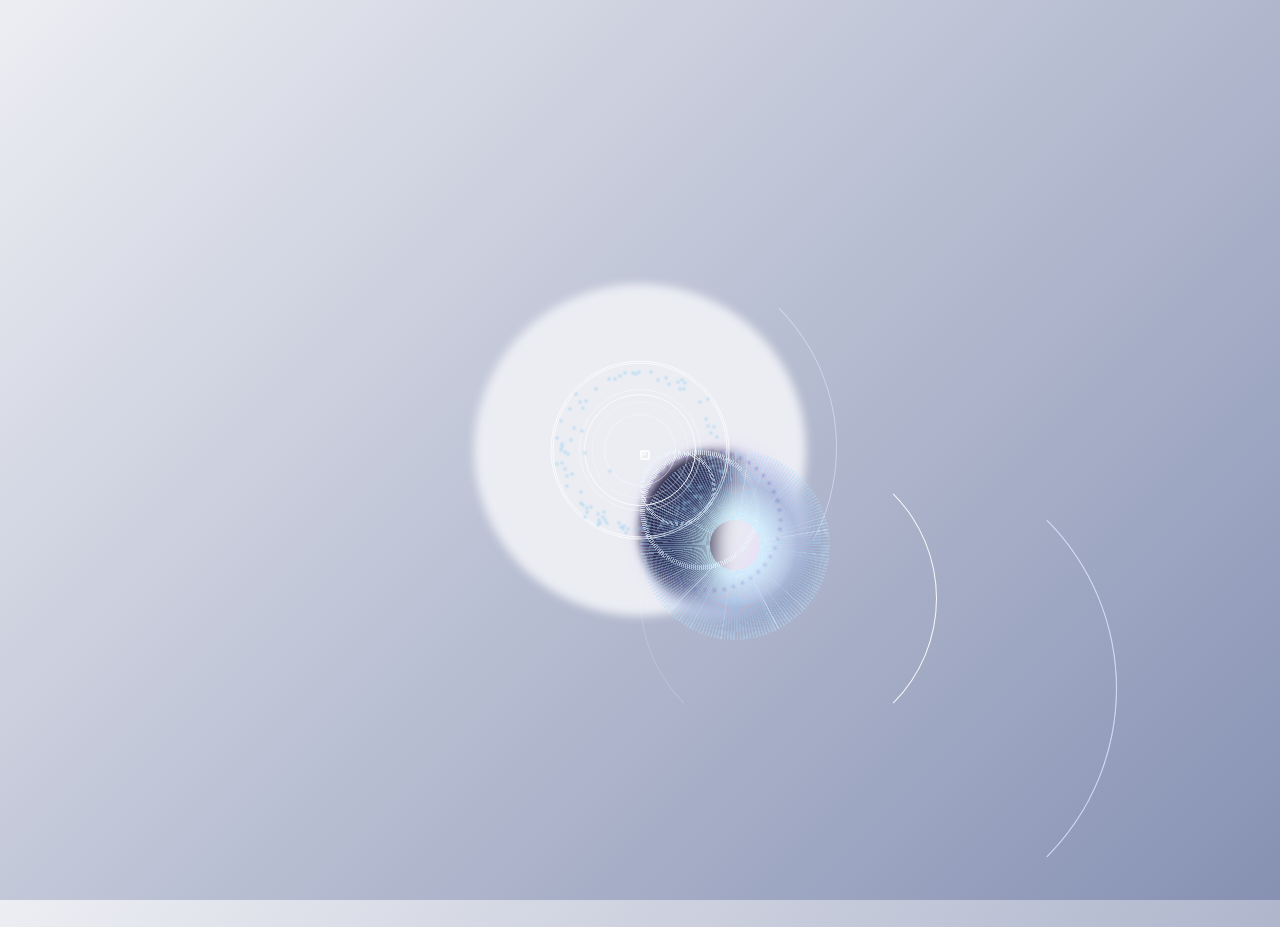
<file: index.html>
<!DOCTYPE html>
<html lang="en" >
<head>
	<meta charset="UTF-8">
	<meta name="viewport" content="width=device-width, initial-scale=1">
	<title>TeaKai</title>
	<link rel="stylesheet" href="./sys/h/style.css">

</head>
<body>

<div class="eye"></div>

<div class="circle-1"></div>
<div class="circle-2"></div>
<div class="circle-3"></div>
<div class="circle-4"></div>
<div class="circle-5"></div>
<div class="circle-6"></div>
<div class="circle-7"></div>
<div class="circle-8"></div>
<div class="circle-9"></div>
<div class="circle-10"></div>
<div class="circle-11"></div>
<div class="circle-12"></div>
<div class="circle-13"></div>
<div class="circle-14"></div>

<div class="glitch"></div>

<div class="fragment-1"></div>
<div class="fragment-2"></div>
<div class="fragment-3"></div>

<svg width="190" height="190" viewBox="0 0 190 190" fill="none" xmlns="http://www.w3.org/2000/svg">
	<defs>
		<clipPath id='bagel1'>
			<path fill-rule="evenodd" clip-rule="evenodd" d="M95 190C147.467 190 190 147.467 190 95C190 42.533 147.467 0 95 0C42.533 0 0 42.533 0 95C0 147.467 42.533 190 95 190ZM95 120C108.807 120 120 108.807 120 95C120 81.1929 108.807 70 95 70C81.1929 70 70 81.1929 70 95C70 108.807 81.1929 120 95 120Z" />
		</clipPath>
		<clipPath id='bagel2'>
			<path fill-rule="evenodd" clip-rule="evenodd" d="M71 142C110.212 142 142 110.212 142 71C142 31.7878 110.212 0 71 0C31.7878 0 0 31.7878 0 71C0 110.212 31.7878 142 71 142ZM71 139C108.555 139 139 108.555 139 71C139 33.4446 108.555 3 71 3C33.4446 3 3 33.4446 3 71C3 108.555 33.4446 139 71 139Z" />
		</clipPath>
		<clipPath id='bagel3'>
			<path fill-rule="evenodd" clip-rule="evenodd" d="M60 120C93.1372 120 120 93.1372 120 60C120 26.8628 93.1372 0 60 0C26.8628 0 0 26.8628 0 60C0 93.1372 26.8628 120 60 120ZM60 115C90.3757 115 115 90.3757 115 60C115 29.6243 90.3757 5 60 5C29.6243 5 5 29.6243 5 60C5 90.3757 29.6243 115 60 115Z" />
		</clipPath>
		<clipPath id='bagel4'>
			<path fill-rule="evenodd" clip-rule="evenodd" d="M38 76C58.9868 76 76 58.9868 76 38C76 17.0132 58.9868 0 38 0C17.0132 0 0 17.0132 0 38C0 58.9868 17.0132 76 38 76ZM38 72C56.7777 72 72 56.7776 72 38C72 19.2224 56.7777 4 38 4C19.2223 4 4 19.2224 4 38C4 56.7776 19.2223 72 38 72Z" />
		</clipPath>
	</defs>
</svg>

<script> setTimeout(function(){ window.location.href = './home/'; }, 3000); </script>

</body>
</html>
</file>
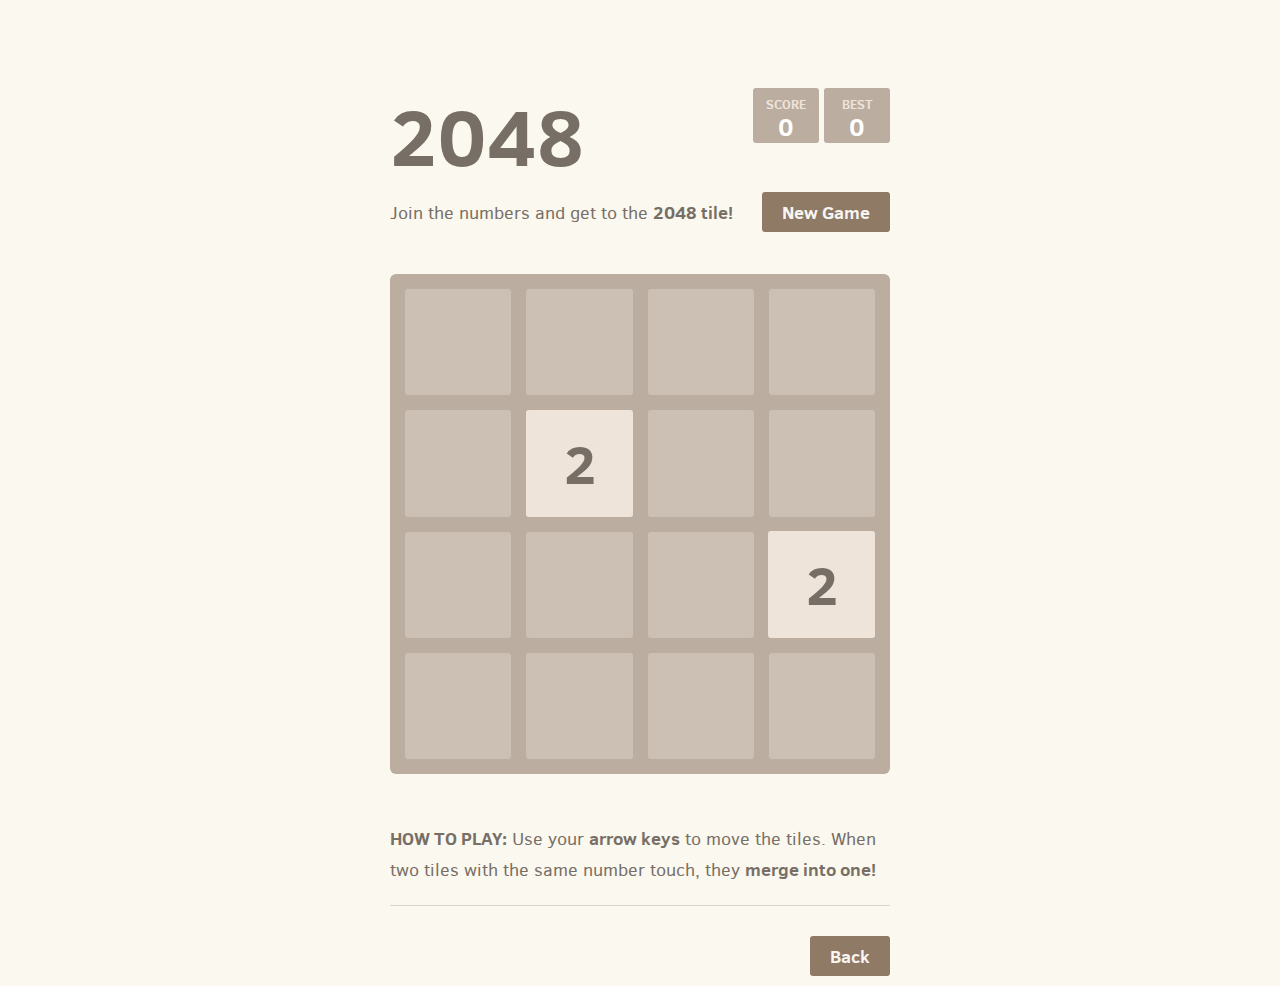
<file: home/egg1/index.html>
<!DOCTYPE html>
<html>
<head>
  <meta charset="utf-8">
  <title>2048</title>
  <link href="style/main.css" rel="stylesheet" type="text/css">
  <link rel="shortcut icon" href="favicon.ico">
  <link rel="apple-touch-icon" href="meta/apple-touch-icon.png">
  <link rel="apple-touch-startup-image" href="meta/apple-touch-startup-image-640x1096.png" media="(device-width: 320px) and (device-height: 568px) and (-webkit-device-pixel-ratio: 2)"> <!-- iPhone 5+ -->
  <link rel="apple-touch-startup-image" href="meta/apple-touch-startup-image-640x920.png"  media="(device-width: 320px) and (device-height: 480px) and (-webkit-device-pixel-ratio: 2)"> <!-- iPhone, retina -->
  <meta name="apple-mobile-web-app-capable" content="yes">
  <meta name="apple-mobile-web-app-status-bar-style" content="black">
  <meta name="HandheldFriendly" content="True">
  <meta name="MobileOptimized" content="320">
  <meta name="viewport" content="width=device-width, target-densitydpi=160dpi, initial-scale=1.0, maximum-scale=1, user-scalable=no, minimal-ui">
</head>
<body>
  <div class="container">
    <div class="heading">
      <h1 class="title">2048</h1>
      <div class="scores-container">
        <div class="score-container">0</div>
        <div class="best-container">0</div>
      </div>
    </div>

    <div class="above-game">
      <p class="game-intro">Join the numbers and get to the <strong>2048 tile!</strong></p>
      <a class="restart-button">New Game</a>
    </div>

    <div class="game-container">
      <div class="game-message">
        <p></p>
        <div class="lower">
	        <a class="keep-playing-button">Keep going</a>
          <a class="retry-button">Try again</a>
        </div>
      </div>

      <div class="grid-container">
        <div class="grid-row">
          <div class="grid-cell"></div>
          <div class="grid-cell"></div>
          <div class="grid-cell"></div>
          <div class="grid-cell"></div>
        </div>
        <div class="grid-row">
          <div class="grid-cell"></div>
          <div class="grid-cell"></div>
          <div class="grid-cell"></div>
          <div class="grid-cell"></div>
        </div>
        <div class="grid-row">
          <div class="grid-cell"></div>
          <div class="grid-cell"></div>
          <div class="grid-cell"></div>
          <div class="grid-cell"></div>
        </div>
        <div class="grid-row">
          <div class="grid-cell"></div>
          <div class="grid-cell"></div>
          <div class="grid-cell"></div>
          <div class="grid-cell"></div>
        </div>
      </div>

      <div class="tile-container">

      </div>
    </div>

    <p class="game-explanation">
      <strong class="important">How to play:</strong> Use your <strong>arrow keys</strong> to move the tiles. When two tiles with the same number touch, they <strong>merge into one!</strong>
    </p>
    <hr>
    <a href="./../" class="restart-button">Back</a>
  </div>

  <script src="js/bind_polyfill.js"></script>
  <script src="js/classlist_polyfill.js"></script>
  <script src="js/animframe_polyfill.js"></script>
  <script src="js/keyboard_input_manager.js"></script>
  <script src="js/html_actuator.js"></script>
  <script src="js/grid.js"></script>
  <script src="js/tile.js"></script>
  <script src="js/local_storage_manager.js"></script>
  <script src="js/game_manager.js"></script>
  <script src="js/application.js"></script>
</body>
</html>
</file>
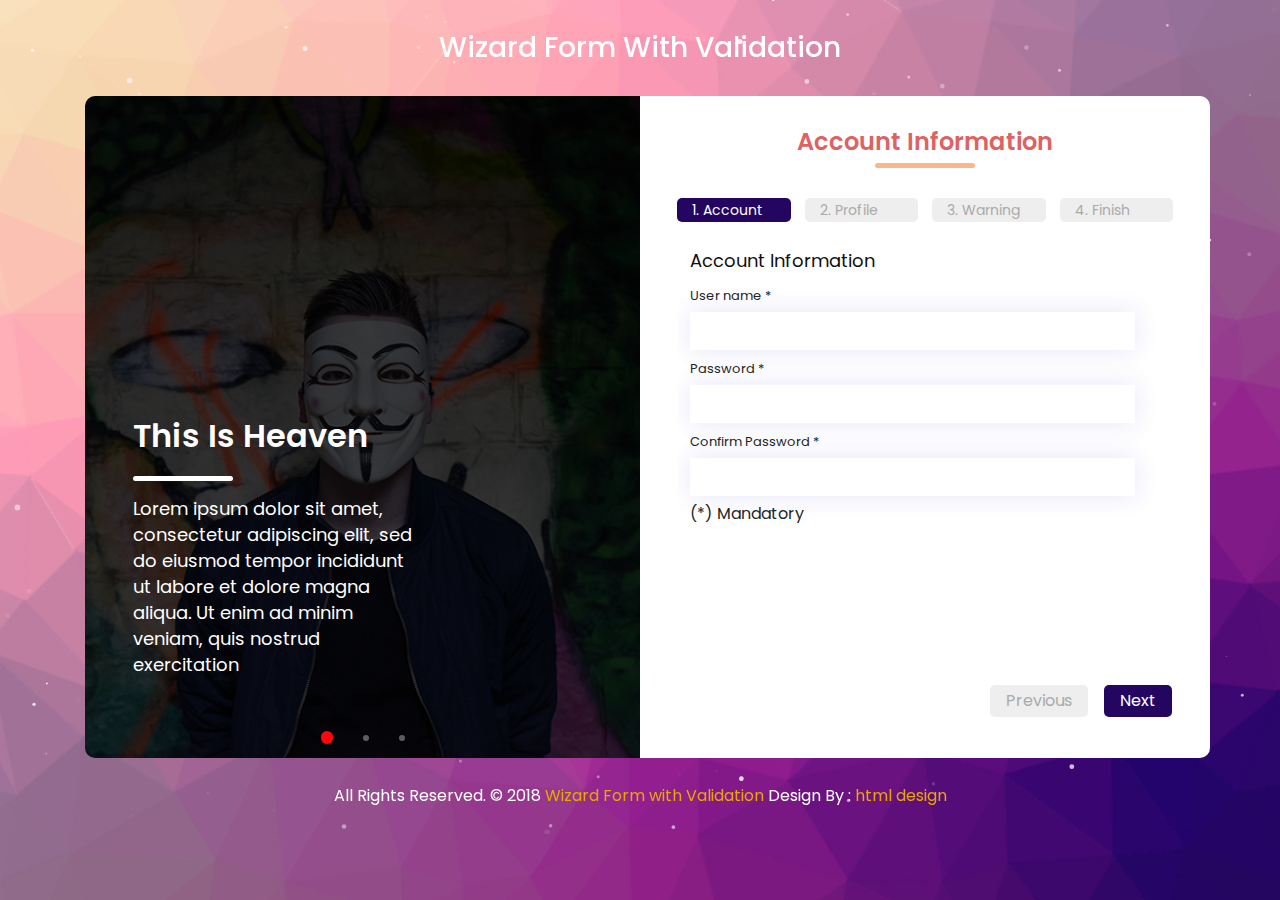
<file: plain/sign/index.html>
<!DOCTYPE html>
<html lang="en">
<head>
<title> Wizard Form with Validation - Responsive</title>
<meta charset="utf-8">
<meta http-equiv="X-UA-Compatible" content="IE=edge">
<meta name="viewport" content="width=device-width, initial-scale=1.0">
<meta name="author" content="html.design">
<!-- description -->
<meta name="description" content="Wizard Form with Validation - Responsive">
<link rel="shortcut icon" href="images/favicon.ico">
<!-- Bootstrap CSS -->
<link rel="stylesheet" href="css/bootstrap.min.css">
<!-- Fontawesome CSS -->
<link rel="stylesheet" href="https://use.fontawesome.com/releases/v5.0.9/css/all.css">
<!-- Fonts and icons -->
<link href="https://fonts.googleapis.com/css?family=Montserrat:100,200,300,400,500,600,700" rel="stylesheet"> 
<!-- Reset CSS -->
<link rel="stylesheet" href="css/reset.css">
<!-- Style CSS -->
<link rel="stylesheet" href="css/style.css">
<!-- Responsive  CSS -->
<link rel="stylesheet" href="css/responsive.css">
</head>
<body>

<div class="wizard-main">
	<div id="particles-js"></div>
	<div class="container">
		<div class="row">
			<div class="col-lg-12">
				<h2 class="title-wb">Wizard Form with Validation</h2>
			</div>
		</div>
		<div class="row">
			<div class="col-lg-6 banner-sec">
				<div id="carouselExampleIndicators" class="carousel slide" data-ride="carousel">
					<ol class="carousel-indicators">
						<li data-target="#carouselExampleIndicators" data-slide-to="0" class="active"></li>
						<li data-target="#carouselExampleIndicators" data-slide-to="1"></li>
						<li data-target="#carouselExampleIndicators" data-slide-to="2"></li>
					</ol>
					<div class="carousel-inner" role="listbox">
						<div class="carousel-item active">
							<img class="d-block img-fluid" src="images/slider-01.jpg" alt="First slide">
							<div class="carousel-caption d-none d-md-block">
								<div class="banner-text">
									<h2>This is Heaven</h2>
									<p>Lorem ipsum dolor sit amet, consectetur adipiscing elit, sed do eiusmod tempor incididunt ut labore et dolore magna aliqua. Ut enim ad minim veniam, quis nostrud exercitation</p>
								</div>	
							</div>
						</div>
						<div class="carousel-item">
							<img class="d-block img-fluid" src="images/slider-02.jpg" alt="First slide">
							<div class="carousel-caption d-none d-md-block">
								<div class="banner-text">
									<h2>This is Heaven</h2>
									<p>Lorem ipsum dolor sit amet, consectetur adipiscing elit, sed do eiusmod tempor incididunt ut labore et dolore magna aliqua. Ut enim ad minim veniam, quis nostrud exercitation</p>
								</div>	
							</div>
						</div>
						<div class="carousel-item">
							<img class="d-block img-fluid" src="images/slider-03.jpg" alt="First slide">
							<div class="carousel-caption d-none d-md-block">
								<div class="banner-text">
									<h2>This is Heaven</h2>
									<p>Lorem ipsum dolor sit amet, consectetur adipiscing elit, sed do eiusmod tempor incididunt ut labore et dolore magna aliqua. Ut enim ad minim veniam, quis nostrud exercitation</p>
								</div>	
							</div>
						</div>
					</div>	   
				</div>
			</div>
			<div class="col-lg-6 login-sec">
				<div class="login-sec-bg">
					<h2 class="text-center">Account Information</h2>
					<form id="example-advanced-form" action="#" style="display: none;">
						<h3>Account</h3>
						<fieldset class="form-input">
							<h4>Account Information</h4>

							<label for="userName">User name *</label>
							<input id="userName" name="userName" type="text" class="form-control required">
							<label for="password">Password *</label>
							<input id="password" name="password" type="text" class="form-control required">
							<label for="confirm">Confirm Password *</label>
							<input id="confirm" name="confirm" type="text" class="form-control required">
							<p>(*) Mandatory</p>
						</fieldset>

						<h3>Profile</h3>
						<fieldset class="form-input">
							<h4>Profile Information</h4>

							<label for="name">First name *</label>
							<input id="name" name="name" type="text" class="form-control required">
							<label for="surname">Last name *</label>
							<input id="surname" name="surname" type="text" class="form-control required">
							<label for="email">Email *</label>
							<input id="email" name="email" type="text" class="form-control form-controlrequired email">
							<label for="address">Address</label>
							<input id="address" name="address" type="text" class="form-control">
							<label for="age">Age (The warning step will show up if age is less than 18) *</label>
							<input id="age" name="age" type="text" class="form-control required number">
							<p>(*) Mandatory</p>
						</fieldset>

						<h3>Warning</h3>
						<fieldset class="form-input">
							<h4>You are to young</h4>

							<p>Please go away ;-)</p>
						</fieldset>

						<h3>Finish</h3>
						<fieldset class="form-input">
							<h4>Terms and Conditions</h4>

							<input id="acceptTerms-2" name="acceptTerms" type="checkbox" class="required"> <label for="acceptTerms-2">I agree with the Terms and Conditions.</label>
						</fieldset>
					</form>			
				</div>
			</div>			
		</div>
		<div class="row">
			<div class="col-lg-12">
				<p class="copyright text-center">All Rights Reserved. &copy; 2018 <a href="#">Wizard Form with Validation</a> Design By : 
					<a href="https://html.design/">html design</a>
				</p>
			</div>
		</div>
	</div>
</div>

<!-- jquery latest version -->
<script src="js/jquery.min.js"></script>
<!-- popper.min.js -->
<script src="js/popper.min.js"></script>    
<!-- bootstrap js -->
<script src="js/bootstrap.min.js"></script>
<!-- jquery.steps js -->
<script src='https://ajax.aspnetcdn.com/ajax/jquery.validate/1.15.0/jquery.validate.js'></script>
<script src="js/jquery.steps.js"></script>
<!-- particles js -->
<script src="js/particles.js"></script>
<script type="text/javascript">
	$(document).ready(function() {
		particlesJS("particles-js", 
			{
			  "particles": {
				"number": {
				  "value": 160,
				  "density": {
					"enable": true,
					"value_area": 800
				  }
				},
				"color": {
				  "value": "#ffffff"
				},
				"shape": {
				  "type": "circle",
				  "stroke": {
					"width": 0,
					"color": "#000000"
				  },
				  "polygon": {
					"nb_sides": 5
				  },
				  "image": {
					"src": "img/github.svg",
					"width": 100,
					"height": 100
				  }
				},
				"opacity": {
				  "value": 1,
				  "random": true,
				  "anim": {
					"enable": true,
					"speed": 1,
					"opacity_min": 0,
					"sync": false
				  }
				},
				"size": {
				  "value": 3,
				  "random": true,
				  "anim": {
					"enable": false,
					"speed": 4,
					"size_min": 0.3,
					"sync": false
				  }
				},
				"line_linked": {
				  "enable": false,
				  "distance": 150,
				  "color": "#ffffff",
				  "opacity": 0.4,
				  "width": 1
				},
				"move": {
				  "enable": true,
				  "speed": 1,
				  "direction": "none",
				  "random": true,
				  "straight": false,
				  "out_mode": "out",
				  "bounce": false,
				  "attract": {
					"enable": false,
					"rotateX": 600,
					"rotateY": 600
				  }
				}
			  },
			  "interactivity": {
				"detect_on": "canvas",
				"events": {
				  "onhover": {
					"enable": true,
					"mode": "bubble"
				  },
				  "onclick": {
					"enable": true,
					"mode": "repulse"
				  },
				  "resize": true
				},
				"modes": {
				  "grab": {
					"distance": 400,
					"line_linked": {
					  "opacity": 1
					}
				  },
				  "bubble": {
					"distance": 250,
					"size": 0,
					"duration": 2,
					"opacity": 0,
					"speed": 3
				  },
				  "repulse": {
					"distance": 400,
					"duration": 0.4
				  },
				  "push": {
					"particles_nb": 4
				  },
				  "remove": {
					"particles_nb": 2
				  }
				}
			  },
			  "retina_detect": true
			}
    	);
	});
</script>

<script>
	var form = $("#example-advanced-form").show();

	form.steps({
		headerTag: "h3",
		bodyTag: "fieldset",
		transitionEffect: "slideLeft",
		onStepChanging: function (event, currentIndex, newIndex)
		{
			// Allways allow previous action even if the current form is not valid!
			if (currentIndex > newIndex)
			{
				return true;
			}
			// Forbid next action on "Warning" step if the user is to young
			if (newIndex === 3 && Number($("#age").val()) < 18)
			{
				return false;
			}
			// Needed in some cases if the user went back (clean up)
			if (currentIndex < newIndex)
			{
				// To remove error styles
				form.find(".body:eq(" + newIndex + ") label.error").remove();
				form.find(".body:eq(" + newIndex + ") .error").removeClass("error");
			}
			form.validate().settings.ignore = ":disabled,:hidden";
			return form.valid();
		},
		onStepChanged: function (event, currentIndex, priorIndex)
		{
			// Used to skip the "Warning" step if the user is old enough.
			if (currentIndex === 2 && Number($("#age").val()) >= 18)
			{
				form.steps("next");
			}
			// Used to skip the "Warning" step if the user is old enough and wants to the previous step.
			if (currentIndex === 2 && priorIndex === 3)
			{
				form.steps("previous");
			}
		},
		onFinishing: function (event, currentIndex)
		{
			form.validate().settings.ignore = ":disabled";
			return form.valid();
		},
		onFinished: function (event, currentIndex)
		{
			alert("Submitted!");
		}
	}).validate({
		errorPlacement: function errorPlacement(error, element) { element.before(error); },
		rules: {
			confirm: {
				equalTo: "#password"
			}
		}
	});
</script>

</body>
</html>
</file>
<file: sys/h/style.css>
html, body {
	padding: 0; margin: 0;
}

body {
	position: relative;
	width: 100vw;
	min-width: 800px;
	height: 100vh;
	min-height: 600px;
	background: linear-gradient(-45deg, #8691b3, #edeef3);
}
	body *, body *:before, body *:after {
		content: '';
		position: absolute;
		top: 50%; left: 50%;
	}


.eye {
	width: 332px; height: 332px;
	transform: translate(-50%, -50%);
	border-radius: 50%;
	background: #EBEDF3;
	filter: blur(5px);

	animation: eyeAnimation 4s cubic-bezier(1, 0, 1, 1) infinite;
}
@keyframes eyeAnimation {
	0%, 33%, 100% {
		box-shadow: inset -8px -13px 20px -10px rgba(230, 230, 236, 0.04), 64px 55px 40px -40px #38406A, 20px 18px 30px -10px #38406A, inset -70px -50px 60px -30px #4b6398, inset -90px -90px 70px -90px #697398, inset -70px -50px 100px -40px #697398, inset 80px 50px 80px -50px #eeeef3, -25px -15px 50px -10px #F6F6FB, 14px -1px 50px -10px #7e7ea9, 1px 9px 50px -10px #7e7ea9, inset -90px 40px 60px -20px rgba(116, 66, 255, 0.1), inset -90px -120px 60px -20px rgba(116, 66, 255, 0.1);
    transform: translate(-50%, -50%) scale(1.25);
	}
	65% {
		box-shadow: inset -8px -13px 60px -10px rgba(230, 230, 236, 0.2), 44px 35px 20px -20px #687294, 11px 9px 9px -4px #6e799d, inset -100px -70px 40px -110px #6A789C, inset -90px -90px 70px -90px #697398, inset -70px -50px 100px -40px #697398, inset 80px 50px 80px -50px #eeeef3, -25px -15px 30px -10px #F6F6FB;
		transform: translate(-50%, -50%) scale(1);
	}
}


	.eye::after {
		width: 160px; height: 160px;
		border-radius: 50%;
		box-shadow: inset -50px -20px 30px 0px #e7e2f5, inset 100px 10px 20px -27px #2f2c4c, 0px 0px 10px 7px rgba(231, 226, 245, 1);

		animation: pupilAnimationSize 4s cubic-bezier(1, 0, 1, 1) infinite,
							 pupilAnimationView 4s ease infinite;
	}
@keyframes pupilAnimationSize {
	0%, 30%, 100% { transform: translate(-50%, -50%) scale(0.85); }
	40%, 90% 			{ transform: translate(-50%, -50%) scale(0.5); }
}
@keyframes pupilAnimationView {
	0%, 30%, 100% {
		box-shadow: inset -50px -20px 30px 0px #e7e2f5, inset 100px 10px 20px -27px #2f2c4c, 0px 0px 10px 7px rgba(231, 226, 245, 1);
	}
	60%, 66% {
		box-shadow: inset -50px -20px 30px 0px rgba(231, 226, 245, 0), inset 10px 10px 70px -27px rgba(47, 44, 76, 0), 0px 0px 10px 7px hsla(256, 49%, 92%, 0);
	}
	90% {
		box-shadow: inset -50px -20px 30px 0px #e7e2f5, inset 100px 10px 20px -27px #2f2c4c, 0px 0px 10px 7px rgba(231, 226, 245, 1);
	}
}


.circle-1 {
	width: 475px; height: 475px;
	border-radius: 50%;
	border: 1px solid transparent;
	border-right-color: rgba(223, 228, 255, 0.6);

	animation: circle1AnimationOpacity 4s ease infinite,
						 circle1AnimationMove 4s ease infinite;
}
@keyframes circle1AnimationMove {
	00%, 100% 		{ transform: translate(-50%, -50%) rotate(49deg); }
	07% 					{ transform: translate(-50%, -50%) rotate(38deg); }
	12%, 19%, 68% { transform: translate(-50%, -50%) rotate(42deg); }
	26%, 30% 			{ transform: translate(-50%, -50%) rotate(82deg); }
	73% 					{ transform: translate(-50%, -50%) rotate(34deg); }
	87%, 92% 			{ transform: translate(-50%, -50%) rotate(69deg); }
	94% 					{ transform: translate(-50%, -50%) rotate(65deg); }
}
@keyframes circle1AnimationOpacity {
	00%, 27%, 73%, 100% { opacity: 1; }
	30%, 70% 						{ opacity: 0; }
}


.circle-2 {
	width: 475px; height: 475px;
	border-radius: 50%;
	border: 1px solid transparent;
	border-right-color: rgba(223, 228, 255, 0.6);

	animation: circle2AnimationOpacity 4s ease infinite,
						 circle2AnimationMove 4s ease infinite;
}
@keyframes circle2AnimationMove {
	0%, 100% { transform: translate(-50%, -50%) rotate(229deg); }
	9% 			 { transform: translate(-50%, -50%) rotate(220deg); }
	14%, 21% { transform: translate(-50%, -50%) rotate(225deg); }
	29%, 67% { transform: translate(-50%, -50%) rotate(262deg); }
	82% 		 { transform: translate(-50%, -50%) rotate(241deg); }
	90%, 94% { transform: translate(-50%, -50%) rotate(249deg); }
	99% 		 { transform: translate(-50%, -50%) rotate(245deg); }
}
@keyframes circle2AnimationOpacity {
	0%, 27%, 79%, 100% { opacity: 1; }
	30%, 76% 					 { opacity: 0; }
}


.circle-3 {
	left: calc(50% + 93px);
	top: calc(50% - 189px);
	width: 106px; height: 280px;
	overflow: hidden;
}
	.circle-3::before {
		left: -275%;
		top: -4%;
		width: 393px;
		height: 393px;
		border-radius: 50%;
		border: 1px solid transparent;
		border-right-color: rgba(223, 228, 255, 0.6);

		animation: circle3Animation 4s ease infinite;
	}
@keyframes circle3Animation {
	0%   { transform: rotate(-3deg); }
	20%  { transform: rotate(-107deg); }
	79%  { transform: rotate(-286deg); }
	100% { transform: rotate(-364deg); }
}


.circle-4 {
	width: 295px; height: 295px;
	border-radius: 50%;
	border: 1px solid transparent;
	border-right-color: rgb(251, 251, 251);
	border-left-color: rgba(251, 251, 251, 0.2);

	animation: circle4AnimationMove 4s cubic-bezier(1, 0, 1, 1) infinite,
						 circle4AnimationOpacity 4s ease infinite;
}
@keyframes circle4AnimationMove {
	0%, 100% { transform: translate(-50%, -50%) rotate(219deg) scale(1); }
	6% 			 { transform: translate(-50%, -50%) rotate(221deg) scale(0.9); }
	16% 		 { transform: translate(-50%, -50%) rotate(302deg) scale(0.9); }
	22% 		 { transform: translate(-50%, -50%) rotate(307deg) scale(0.9); }
	29% 		 { transform: translate(-50%, -50%) rotate(312deg) scale(0.93); }
	33% 		 { transform: translate(-50%, -50%) rotate(310deg) scale(0.93); }
	36% 		 { transform: translate(-50%, -50%) rotate(300deg) scale(0.7); }
	39% 		 { transform: translate(-50%, -50%) rotate(220deg) scale(0.92); }
	50%, 57% { transform: translate(-50%, -50%) rotate(248deg) scale(0.92); }
	66% 		 { transform: translate(-50%, -50%) rotate(225deg) scale(0.92); }
	73%, 81% { transform: translate(-50%, -50%) rotate(243deg) scale(0.92); }
	93% 		 { transform: translate(-50%, -50%) rotate(215deg) scale(1); }
}
@keyframes circle4AnimationOpacity {
	00%, 33%, 50%, 100% { opacity: 1; }
	36%, 39% { opacity: 0; }
}


.circle-5 {
	width: 100px; height: 100px;
	transform: translate(-50%, -50%);
	
	animation: circle5AnimationSize 4s cubic-bezier(1, 0, 1, 1) infinite,
						 circle5AnimationView 4s ease infinite;
}
	.circle-5::before {
		width: 173px; height: 173px;
		border-radius: 50%;
		border: 1px solid rgb(251, 251, 251);
		transform: translate(-50%, -50%);
	}
	.circle-5::after {
		width: 177px; height: 177px;
		border-radius: 50%;
		border: 1px solid rgb(251, 251, 251);
		transform: translate(-50%, -50%);
	}
@keyframes circle5AnimationSize {
	0%, 38%, 82.82%, 100% { transform: translate(-50%, -50%) scale(1); }
	45%, 75.44% 					{ transform: translate(-50%, -50%) scale(0.7); }
}
@keyframes circle5AnimationView {
	0%, 5.7%, 7.4%, 9.8%, 11.5%, 14%, 15.6%, 18.9%, 21.3%, 23.8%, 25.4%, 28.7%, 35.3%, 42%, 77.9%, 82.7%, 83.6%, 85.2%, 86.1%, 91.8%, 93.5%, 97.6%, 100% { opacity: 1; }
	2.5%, 6.6%, 8.2%, 10.7%, 14.8%, 18%, 20.5%, 22.1%, 24.6%, 27.9%, 36%, 88.6% { opacity: 0.5; }
	47%, 77.8%, 82.8%, 83.5%, 85.3%, 86%, 90.2%, 92.7%, 96.8%, 99.2% { opacity: 0; }
}


.circle-6 {
	top: 50%; left: 50%;
	width: 190px; height: 190px;
	background: repeating-conic-gradient(from 0deg, rgba(179, 221, 255, 0.4) 0deg 1deg, transparent 1deg 2deg);
	clip-path: url(#bagel1);
	border-radius: 50%;

	animation: circle6Animation 4s cubic-bezier(1, 0, 1, 1) infinite;
}
@keyframes circle6Animation {
	0% {
		transform: translate(-50%, -50%) scale(1);
	}
	8%, 35% {
		transform: translate(-50%, -50%) scale(0.93);
		opacity: 1;
	}
	40%, 90% {
		transform: translate(-50%, -50%) scale(0.2);
		opacity: 0;
	}
	95%, 100% {
		transform: translate(-50%, -50%) scale(1);
		opacity: 1;
	}
}

.circle-7 {
	top: 50%; left: 50%;
	width: 142px; height: 142px;
	filter: blur(1px);

	animation: circle6Animation 4s -0.1s cubic-bezier(1, 0, 1, 1) infinite;
}
	.circle-7::before {
		top: 0; left: 0;
		width: 100%; height: 100%;
		background: repeating-conic-gradient(from 0deg, rgba(114, 87, 187, 0.6) 0deg 2deg, transparent 2deg 8deg);
		clip-path: url(#bagel2);
		border-radius: 50%;
	}


.circle-8 {
	top: 50%; left: 50%;
	width: 120px; height: 120px;
	background: repeating-conic-gradient(from 0deg, rgba(236, 247, 255, 0.68) 0deg 1deg, transparent 1deg 2deg);
	clip-path: url(#bagel3);
	border-radius: 50%;

	animation: circle6Animation 4s -0.13s cubic-bezier(1, 0, 1, 1) infinite;
}


.circle-9 {
	top: 50%; left: 50%;
	width: 76px; height: 76px;
	background: repeating-conic-gradient(from 0deg, rgba(236, 247, 255, 0.68) 0deg 1deg, transparent 1deg 2deg);
	clip-path: url(#bagel4);
	border-radius: 50%;

	animation: circle6Animation 4s -0.16s cubic-bezier(1, 0, 1, 1) infinite;
}


.circle-10 {
	top: 50%; left: 50%;
	width: 190px; height: 190px;
	background: radial-gradient(rgba(230, 245, 255, 0.6), rgba(201, 243, 255, 0.5), rgba(74, 105, 160, 0.3), transparent 70%);
	clip-path: url(#bagel1);
	border-radius: 50%;

	animation: circle10Animation 4s cubic-bezier(1, 0, 1, 1) infinite;
}
@keyframes circle10Animation {
	0% {
		transform: translate(-50%, -50%) scale(1);
	}
	4%, 30% {
		transform: translate(-50%, -50%) scale(0.93);
		opacity: 1;
	}
	35%, 93% {
		transform: translate(-50%, -50%) scale(0);
		opacity: 0;
	}
	98%, 100% {
		transform: translate(-50%, -50%) scale(1);
		opacity: 1;
	}
}


.circle-11 {
	top: 50%; left: 50%;
	width: 190px; height: 190px;
	background: repeating-conic-gradient(from 0deg, rgba(229, 243, 255, 0.1) 0deg 1deg, transparent 1deg 8deg, rgba(229, 243, 255, 0.3) 8deg 9deg, transparent 9deg 10deg, rgba(229, 243, 255, 0.1) 10deg 11deg, transparent 11deg 72deg);
	clip-path: url(#bagel1);
	border-radius: 50%;

	animation: circle11Animation 4s cubic-bezier(1, 0, 1, 1) infinite;
}
@keyframes circle11Animation {
	0%, 98%, 100% {
		transform: translate(-50%, -50%) rotate(0deg);
		opacity: 1;
	}
	15% {
		transform: translate(-50%, -50%) rotate(45deg);
	}
	25% {
		transform: translate(-50%, -50%) rotate(-10deg);
	}
	30% {
		opacity: 1;
	}
	35% {
		transform: translate(-50%, -50%) rotate(-20deg);
		opacity: 0;
	}
	93% {
		transform: translate(-50%, -50%) rotate(80deg);
		opacity: 0;
	}
}


.circle-12 {
	top: 50%; left: 50%;
	width: 190px; height: 190px;
	background: repeating-conic-gradient(from 0deg, rgba(208, 233, 255, 0.2) 20deg 21deg, transparent 21deg 40deg, rgba(192, 223, 249, 0.25) 40deg 41deg, transparent 41deg 43deg, rgba(179, 220, 255, 0.15) 43deg 44deg, transparent 44deg 76deg);
	clip-path: url(#bagel1);
	border-radius: 50%;

	animation: circle12Animation 4s cubic-bezier(1, 0, 1, 1) infinite;
}
@keyframes circle12Animation {
	0%, 96%, 100% {
		transform: translate(-50%, -50%) rotate(0deg);
		opacity: 1;
	}
	10% {
		transform: translate(-50%, -50%) rotate(45deg);
	}
	25% {
		transform: translate(-50%, -50%) rotate(-45deg);
	}
	30% {
		opacity: 1;
	}
	35% {
		transform: translate(-50%, -50%) rotate(50deg);
		opacity: 0;
	}
	93% {
		transform: translate(-50%, -50%) rotate(-90deg);
		opacity: 0;
	}
}


.circle-13 {
	width: 100px; height: 100px;
	transform: translate(-50%, -50%);
	animation: circle13AnimationSize 4s cubic-bezier(1, 0, 1, 1) infinite,
						 circle13AnimationView 4s ease infinite;
}
	.circle-13::before {
		width: 110px; height: 110px;
		border-radius: 50%;
		border: 1px solid rgb(251, 251, 251);
		transform: translate(-50%, -50%);
	}
	.circle-13::after {
		width: 120px; height: 120px;
		border-radius: 50%;
		border: 1px solid rgba(251, 251, 251, 0.5);
		transform: translate(-50%, -50%);
	}
@keyframes circle13AnimationSize {
	0%, 32%, 86%, 100% { transform: translate(-50%, -50%) scale(1); }
	38%, 82% { transform: translate(-50%, -50%) scale(0.2); }
}
@keyframes circle13AnimationView {
	/* подвигать */
	0% { opacity: 1; }
	2.5% { opacity: 0.5; }
	5.7% { opacity: 1; }
	6.6% { opacity: 0.5; }
	7.4% { opacity: 1; }
	8.2% { opacity: 0.5; }
	9.8% { opacity: 1; }
	10.7% { opacity: 0.5; }
	11.5%, 14% { opacity: 1; }
	14.8% { opacity: 0.5; }
	15.6% { opacity: 1; }
	18% { opacity: 0.5; }
	18.9% { opacity: 1; }
	20.5% { opacity: 0.5; }
	21.3% { opacity: 1; }
	22.1% { opacity: 0.5; }
	23.8% { opacity: 1; }
	24.6% { opacity: 0.5; }
	25.4% { opacity: 1; }
	27.9% { opacity: 0.5; }
	28.7%, 32% { opacity: 1; }
	38% { opacity: 0; }
	82% { opacity: 0; }
	86% { opacity: 1; }
	88.6% { opacity: 0.5; }
	90.2% { opacity: 0; }
	91.8% { opacity: 1; }
	92.7% { opacity: 0; }
	93.5% { opacity: 1; }
	96.8% { opacity: 0; }
	97.6% { opacity: 1; }
	99.2% { opacity: 0; }
	100% { opacity: 1; }
}

.circle-14 {
	width: 100px; height: 100px;
	transform: translate(-50%, -50%);
	animation: circle13AnimationSize 4s -0.15s cubic-bezier(1, 0, 1, 1) infinite,
						 circle14AnimationView 4s ease infinite;
}
	.circle-14::before {
		width: 70px; height: 70px;
		border-radius: 50%;
		border: 1px solid rgba(251, 251, 251, 0.5);
		transform: translate(-50%, -50%);
	}
	.circle-14::after {
		width: 95px; height: 95px;
		border-radius: 50%;
		border: 1px solid rgba(251, 251, 251, 0.3);
		transform: translate(-50%, -50%);
	}

@keyframes circle14AnimationView {
	/* подвигать */
	0% { opacity: 1; }
	2.5% { opacity: 0.5; }
	5.7% { opacity: 1; }
	6.6% { opacity: 0.5; }
	7.4% { opacity: 1; }
	8.2% { opacity: 0.5; }
	9.8% { opacity: 1; }
	10.7% { opacity: 0.5; }
	11.5%, 14% { opacity: 1; }
	14.8% { opacity: 0.5; }
	15.6% { opacity: 1; }
	18% { opacity: 0.5; }
	18.9% { opacity: 1; }
	20.5% { opacity: 0.5; }
	21.3% { opacity: 1; }
	22.1% { opacity: 0.5; }
	23.8% { opacity: 1; }
	24.6% { opacity: 0.5; }
	25.4% { opacity: 1; }
	27.9% { opacity: 0.5; }
	28.7%, 32% { opacity: 1; }
	38% { opacity: 0; }
	82% { opacity: 0; }
	86% { opacity: 1; }
	88.6% { opacity: 0.5; }
	90.2% { opacity: 0; }
	91.8% { opacity: 1; }
	92.7% { opacity: 0; }
	93.5% { opacity: 1; }
	96.8% { opacity: 0; }
	97.6% { opacity: 1; }
	99.2% { opacity: 0; }
	100% { opacity: 1; }
}


.glitch {
	width: 2px; height: 2px;
	box-shadow: -21px -75px #8AC7ED, -16px -78px #8AC7ED, -8px -78px #8AC7ED, -5px -77px #8AC7ED, -2px -79px #8AC7ED, 10px -79px #8AC7ED, 25px -73px #8AC7ED, 41px -71px #8AC7ED, 44px -68px #8AC7ED, -26px -72px #8AC7ED, -45px -62px #8AC7ED, -65px -57px #8AC7ED, 59px -49px #8AC7ED, 67px -52px #8AC7ED, 37px -69px #8AC7ED, 43px -62px #8AC7ED, 39px -62px #8AC7ED, 17px -71px #8AC7ED, 28px -67px #8AC7ED, 65px -32px #8AC7ED, 73px -24px #8AC7ED, 67px -25px #8AC7ED, 76px -14px #8AC7ED, 70px -18px #8AC7ED, 82px 21px #8AC7ED, 79px 20px #8AC7ED, 72px 15px #8AC7ED, 55px 45px #8AC7ED, 48px 51px #8AC7ED, 43px 58px #8AC7ED, 37px 57px #8AC7ED, 36px 63px #8AC7ED, 32px 76px #8AC7ED, 35px 70px #8AC7ED, 25px 71px #8AC7ED, 20px 75px #8AC7ED, 5px 70px #8AC7ED, 7px 75px #8AC7ED, -5px 79px #8AC7ED, 3px 78px #8AC7ED, -1px 77px #8AC7ED, -13px 78px #8AC7ED, -15px 82px #8AC7ED, -20px 76px #8AC7ED, -18px 78px #8AC7ED, -17px 75px #8AC7ED, -22px 72px #8AC7ED, -34px 72px #8AC7ED, -36px 69px #8AC7ED, -43px 74px #8AC7ED, -41px 72px #8AC7ED, -42px 69px #8AC7ED, -38px 66px #8AC7ED, -43px 63px #8AC7ED, -37px 61px #8AC7ED, -56px 66px #8AC7ED, -54px 61px #8AC7ED, -58px 54px #8AC7ED, -60px 41px #8AC7ED, -50px 56px #8AC7ED, -54px 57px #8AC7ED, -60px 52px #8AC7ED, -74px 35px #8AC7ED, -76px 18px #8AC7ED, -74px 25px #8AC7ED, -69px 23px #8AC7ED, -84px 13px #8AC7ED, -73px 3px #8AC7ED, -80px -1px #8AC7ED, -79px -4px #8AC7ED, -79px -7px #8AC7ED, -70px -11px #8AC7ED, -67px -23px #8AC7ED, -84px -13px #8AC7ED, -71px -42px #8AC7ED, -61px -49px #8AC7ED, -58px -43px #8AC7ED, -55px -50px #8AC7ED, -32px -72px #8AC7ED, -80px -30px #8AC7ED, -59px -20px #8AC7ED, -79px 12px #8AC7ED, -76px 1px #8AC7ED, 8px 57px #8AC7ED, 59px 36px #8AC7ED, 60px 46px #8AC7ED, 54px 59px #8AC7ED, 44px 52px #8AC7ED, -31px 20px #8AC7ED, -56px 2px #8AC7ED, 47px 35px #8AC7ED, 70px 6px #8AC7ED, 60px -2px #8AC7ED,
							-21px -75px 0 1px rgba(255, 255, 255, 0.1), -16px -78px 0 1px rgba(255, 255, 255, 0.1), -8px -78px 0 1px rgba(255, 255, 255, 0.1), -5px -77px 0 1px rgba(255, 255, 255, 0.1), -2px -79px 0 1px rgba(255, 255, 255, 0.1), 10px -79px 0 1px rgba(255, 255, 255, 0.1), 25px -73px 0 1px rgba(255, 255, 255, 0.1), 41px -71px 0 1px rgba(255, 255, 255, 0.1), 44px -68px 0 1px rgba(255, 255, 255, 0.1), -26px -72px 0 1px rgba(255, 255, 255, 0.1), -45px -62px 0 1px rgba(255, 255, 255, 0.1), -65px -57px 0 1px rgba(255, 255, 255, 0.1), 59px -49px 0 1px rgba(255, 255, 255, 0.1), 67px -52px 0 1px rgba(255, 255, 255, 0.1), 37px -69px 0 1px rgba(255, 255, 255, 0.1), 43px -62px 0 1px rgba(255, 255, 255, 0.1), 39px -62px 0 1px rgba(255, 255, 255, 0.1), 17px -71px 0 1px rgba(255, 255, 255, 0.1), 28px -67px 0 1px rgba(255, 255, 255, 0.1), 65px -32px 0 1px rgba(255, 255, 255, 0.1), 73px -24px 0 1px rgba(255, 255, 255, 0.1), 67px -25px 0 1px rgba(255, 255, 255, 0.1), 76px -14px 0 1px rgba(255, 255, 255, 0.1), 70px -18px 0 1px rgba(255, 255, 255, 0.1), 82px 21px 0 1px rgba(255, 255, 255, 0.1), 79px 20px 0 1px rgba(255, 255, 255, 0.1), 72px 15px 0 1px rgba(255, 255, 255, 0.1), 55px 45px 0 1px rgba(255, 255, 255, 0.1), 48px 51px 0 1px rgba(255, 255, 255, 0.1), 43px 58px 0 1px rgba(255, 255, 255, 0.1), 37px 57px 0 1px rgba(255, 255, 255, 0.1), 36px 63px 0 1px rgba(255, 255, 255, 0.1), 32px 76px 0 1px rgba(255, 255, 255, 0.1), 35px 70px 0 1px rgba(255, 255, 255, 0.1), 25px 71px 0 1px rgba(255, 255, 255, 0.1), 20px 75px 0 1px rgba(255, 255, 255, 0.1), 5px 70px 0 1px rgba(255, 255, 255, 0.1), 7px 75px 0 1px rgba(255, 255, 255, 0.1), -5px 79px 0 1px rgba(255, 255, 255, 0.1), 3px 78px 0 1px rgba(255, 255, 255, 0.1), -1px 77px 0 1px rgba(255, 255, 255, 0.1), -13px 78px 0 1px rgba(255, 255, 255, 0.1), -15px 82px 0 1px rgba(255, 255, 255, 0.1), -20px 76px 0 1px rgba(255, 255, 255, 0.1), -18px 78px 0 1px rgba(255, 255, 255, 0.1), -17px 75px 0 1px rgba(255, 255, 255, 0.1), -22px 72px 0 1px rgba(255, 255, 255, 0.1), -34px 72px 0 1px rgba(255, 255, 255, 0.1), -36px 69px 0 1px rgba(255, 255, 255, 0.1), -43px 74px 0 1px rgba(255, 255, 255, 0.1), -41px 72px 0 1px rgba(255, 255, 255, 0.1), -42px 69px 0 1px rgba(255, 255, 255, 0.1), -38px 66px 0 1px rgba(255, 255, 255, 0.1), -43px 63px 0 1px rgba(255, 255, 255, 0.1), -37px 61px 0 1px rgba(255, 255, 255, 0.1), -56px 66px 0 1px rgba(255, 255, 255, 0.1), -54px 61px 0 1px rgba(255, 255, 255, 0.1), -58px 54px 0 1px rgba(255, 255, 255, 0.1), -60px 41px 0 1px rgba(255, 255, 255, 0.1), -50px 56px 0 1px rgba(255, 255, 255, 0.1), -54px 57px 0 1px rgba(255, 255, 255, 0.1), -60px 52px 0 1px rgba(255, 255, 255, 0.1), -74px 35px 0 1px rgba(255, 255, 255, 0.1), -76px 18px 0 1px rgba(255, 255, 255, 0.1), -74px 25px 0 1px rgba(255, 255, 255, 0.1), -69px 23px 0 1px rgba(255, 255, 255, 0.1), -84px 13px 0 1px rgba(255, 255, 255, 0.1), -73px 3px 0 1px rgba(255, 255, 255, 0.1), -80px -1px 0 1px rgba(255, 255, 255, 0.1), -79px -4px 0 1px rgba(255, 255, 255, 0.1), -79px -7px 0 1px rgba(255, 255, 255, 0.1), -70px -11px 0 1px rgba(255, 255, 255, 0.1), -67px -23px 0 1px rgba(255, 255, 255, 0.1), -84px -13px 0 1px rgba(255, 255, 255, 0.1), -71px -42px 0 1px rgba(255, 255, 255, 0.1), -61px -49px 0 1px rgba(255, 255, 255, 0.1), -58px -43px 0 1px rgba(255, 255, 255, 0.1), -55px -50px 0 1px rgba(255, 255, 255, 0.1), -32px -72px 0 1px rgba(255, 255, 255, 0.1), -80px -30px 0 1px rgba(255, 255, 255, 0.1), -59px -20px 0 1px rgba(255, 255, 255, 0.1), -79px 12px 0 1px rgba(255, 255, 255, 0.1), -76px 1px 0 1px rgba(255, 255, 255, 0.1), 8px 57px 0 1px rgba(255, 255, 255, 0.1), 59px 36px 0 1px rgba(255, 255, 255, 0.1), 60px 46px 0 1px rgba(255, 255, 255, 0.1), 54px 59px 0 1px rgba(255, 255, 255, 0.1), 44px 52px 0 1px rgba(255, 255, 255, 0.1), -31px 20px 0 1px rgba(255, 255, 255, 0.1), -56px 2px 0 1px rgba(255, 255, 255, 0.1), 47px 35px 0 1px rgba(255, 255, 255, 0.1), 70px 6px 0 1px rgba(255, 255, 255, 0.1), 60px -2px 0 1px rgba(255, 255, 255, 0.1);
	filter: blur(1px);

	animation: glitchAnimationOpacity 4s cubic-bezier(1, 0, 1, 1) infinite,
						 glitchAnimationMove 4s cubic-bezier(1, 0, 1, 1) infinite,
						 glitchAnimationBright 4s cubic-bezier(1, 0, 1, 1) infinite;
}
@keyframes glitchAnimationOpacity {
	0%, 30%, 96%, 100% { opacity: 1; }
	35%, 93% 					 { opacity: 0; }
}
@keyframes glitchAnimationMove {
	0%, 100% { transform: translate(-50%, -50%) rotate(0deg); }
	35%, 65% { transform: translate(-50%, -50%) rotate(4320deg); }
}
@keyframes glitchAnimationBright {
	0%, 100% { filter: blur(1px); }
	35%, 65% { filter: blur(1px) brightness(1.8); }
}


.fragment-1::before {
	width: 6px; height: 6px;
	border: 2px solid rgba(255, 255, 255, 0.3);
	border-radius: 2px;
	
	animation: fragment1BeforeAnimationMove 4s -0.15s cubic-bezier(1, 0, 1, 1) infinite;
}
@keyframes fragment1BeforeAnimationMove {
	0%, 100% {
		transform: rotate(0deg) translate(71px, -181px);
		opacity: 1;
	}
	37% {
		transform: rotate(15deg) translate(71px, -181px);
		opacity: 1;
	}
	37.1%, 76.9% {
		opacity: 0;
	}
	77% {
		transform: rotate(-2deg) translate(71px, -181px);
		opacity: 1;
	}
	90% {
		transform: rotate(-9deg) translate(71px, -181px);
	}
}


.fragment-1::after {
	width: 6px; height: 6px;
	border: 2px solid rgba(255, 255, 255, 0.3);
	border-radius: 2px;

	animation: fragment1AfterAnimationMove 4s -0.15s cubic-bezier(1, 0, 1, 1) infinite;
}
@keyframes fragment1AfterAnimationMove {
	0%, 100% {
		transform: rotate(0deg) translate(285px, 48px);
		opacity: 1;
	}
	7% {
		transform: rotate(5deg) translate(285px, 48px);
	}
	22% {
		transform: rotate(-1deg) translate(285px, 48px);
	}
	40% {
		transform: rotate(-3deg) translate(285px, 48px);
		opacity: 1;
	}
	40.1%, 81.9% {
		opacity: 0;
	}
	82% {
		transform: rotate(-15deg) translate(285px, 48px);
		opacity: 1;
	}
}


.fragment-2::after {
	width: 6px; height: 6px;
	border: 2px solid rgba(255, 255, 255, 0.3);
	border-radius: 2px;

	animation: fragment2AfterAnimationMove 4s -0.15s cubic-bezier(1, 0, 1, 1) infinite;
}
@keyframes fragment2AfterAnimationMove {
	0%, 100% {
		transform: rotate(0deg) translate(-220px, 162px);
		opacity: 1;
	}
	46% {
		transform: rotate(-8deg) translate(-220px, 162px);
		opacity: 1;
	}
	46.1%, 97.9% {
		opacity: 0;
	}
	98% {
		transform: rotate(2deg) translate(-220px, 162px);
		opacity: 1;
	}
}


.fragment-2::before {
	width: 6px; height: 6px;
	border: 2px solid rgba(255, 255, 255, 0.3);
	border-radius: 2px;

	animation: fragment2BeforeAnimationMove 4s -0.15s cubic-bezier(1, 0, 1, 1) infinite;
}
@keyframes fragment2BeforeAnimationMove {
	0%, 100% {
		transform: rotate(0deg) translate(284px, 111px);
		opacity: 1;
	}
	2% {
		transform: rotate(2deg) translate(284px, 111px);
	}
	9% {
		transform: rotate(-5deg) translate(284px, 111px);
	}
	15%, 22% {
		transform: rotate(-3deg) translate(284px, 111px);
	}
	27% {
		transform: rotate(-2deg) translate(284px, 111px);
		opacity: 1;
	}
	38.9% {
		transform: rotate(-9deg) translate(284px, 111px);
	}
	39%, 76.9% {
		opacity: 0;
	}
	77% {
		transform: rotate(-9deg) translate(284px, 111px);
		opacity: 1;
	}
}


.fragment-3::after {
	width: 6px; height: 6px;
	background: rgba(255, 255, 255, 0.3);
	border-radius: 2px;

	animation: fragment3AfterAnimationMove 4s -0.15s cubic-bezier(1, 0, 1, 1) infinite;
}
@keyframes fragment3AfterAnimationMove {
	0%, 4.9%, 65.1%, 100% {
		opacity: 0;
	}
	5% {
		transform: rotate(0deg) translate(183px, 198px);
		opacity: 1;
	}
	16% {
		transform: rotate(-9deg) translate(284px, 111px);
		opacity: 1;
	}
	16.1%, 60.9% {
		opacity: 0;
	}
	61% {
		transform: rotate(5deg) translate(284px, 111px);
		opacity: 1;
	}
	65% {
		transform: rotate(10deg) translate(284px, 111px);
		opacity: 1;
	}
}


.fragment-3::before {
	width: 6px; height: 6px;
	background: rgba(255, 255, 255, 0.3);
	border-radius: 2px;

	animation: fragment3BeforeAnimationMove 4s -0.15s cubic-bezier(1, 0, 1, 1) infinite;
}
@keyframes fragment3BeforeAnimationMove {
	0%, 100% {
		transform: rotate(0deg) translate(-253px, -126px);
		opacity: 1;
	}
	22% {
		transform: rotate(25deg) translate(-253px, -126px);
		opacity: 1;
	}
	22.1%, 95.9% {
		opacity: 0;
	}
	96% {
		transform: rotate(-5deg) translate(-253px, -126px);
		opacity: 1;
	}
}
</file>
<file: home/egg1/style/main.css>
@import url(fonts/clear-sans.css);
html, body {
  margin: 0;
  padding: 0;
  background: #faf8ef;
  color: #776e65;
  font-family: "Clear Sans", "Helvetica Neue", Arial, sans-serif;
  font-size: 18px; }

body {
  margin: 80px 0; }

.heading:after {
  content: "";
  display: block;
  clear: both; }

h1.title {
  font-size: 80px;
  font-weight: bold;
  margin: 0;
  display: block;
  float: left; }

@-webkit-keyframes move-up {
  0% {
    top: 25px;
    opacity: 1; }

  100% {
    top: -50px;
    opacity: 0; } }
@-moz-keyframes move-up {
  0% {
    top: 25px;
    opacity: 1; }

  100% {
    top: -50px;
    opacity: 0; } }
@keyframes move-up {
  0% {
    top: 25px;
    opacity: 1; }

  100% {
    top: -50px;
    opacity: 0; } }
.scores-container {
  float: right;
  text-align: right; }

.score-container, .best-container {
  position: relative;
  display: inline-block;
  background: #bbada0;
  padding: 15px 25px;
  font-size: 25px;
  height: 25px;
  line-height: 47px;
  font-weight: bold;
  border-radius: 3px;
  color: white;
  margin-top: 8px;
  text-align: center; }
  .score-container:after, .best-container:after {
    position: absolute;
    width: 100%;
    top: 10px;
    left: 0;
    text-transform: uppercase;
    font-size: 13px;
    line-height: 13px;
    text-align: center;
    color: #eee4da; }
  .score-container .score-addition, .best-container .score-addition {
    position: absolute;
    right: 30px;
    color: red;
    font-size: 25px;
    line-height: 25px;
    font-weight: bold;
    color: rgba(119, 110, 101, 0.9);
    z-index: 100;
    -webkit-animation: move-up 600ms ease-in;
    -moz-animation: move-up 600ms ease-in;
    animation: move-up 600ms ease-in;
    -webkit-animation-fill-mode: both;
    -moz-animation-fill-mode: both;
    animation-fill-mode: both; }

.score-container:after {
  content: "Score"; }

.best-container:after {
  content: "Best"; }

p {
  margin-top: 0;
  margin-bottom: 10px;
  line-height: 1.65; }

a {
  color: #776e65;
  font-weight: bold;
  text-decoration: underline;
  cursor: pointer; }

strong.important {
  text-transform: uppercase; }

hr {
  border: none;
  border-bottom: 1px solid #d8d4d0;
  margin-top: 20px;
  margin-bottom: 30px; }

.container {
  width: 500px;
  margin: 0 auto; }

@-webkit-keyframes fade-in {
  0% {
    opacity: 0; }

  100% {
    opacity: 1; } }
@-moz-keyframes fade-in {
  0% {
    opacity: 0; }

  100% {
    opacity: 1; } }
@keyframes fade-in {
  0% {
    opacity: 0; }

  100% {
    opacity: 1; } }
.game-container {
  margin-top: 40px;
  position: relative;
  padding: 15px;
  cursor: default;
  -webkit-touch-callout: none;
  -ms-touch-callout: none;
  -webkit-user-select: none;
  -moz-user-select: none;
  -ms-user-select: none;
  -ms-touch-action: none;
  touch-action: none;
  background: #bbada0;
  border-radius: 6px;
  width: 500px;
  height: 500px;
  -webkit-box-sizing: border-box;
  -moz-box-sizing: border-box;
  box-sizing: border-box; }
  .game-container .game-message {
    display: none;
    position: absolute;
    top: 0;
    right: 0;
    bottom: 0;
    left: 0;
    background: rgba(238, 228, 218, 0.5);
    z-index: 100;
    text-align: center;
    -webkit-animation: fade-in 800ms ease 1200ms;
    -moz-animation: fade-in 800ms ease 1200ms;
    animation: fade-in 800ms ease 1200ms;
    -webkit-animation-fill-mode: both;
    -moz-animation-fill-mode: both;
    animation-fill-mode: both; }
    .game-container .game-message p {
      font-size: 60px;
      font-weight: bold;
      height: 60px;
      line-height: 60px;
      margin-top: 222px; }
    .game-container .game-message .lower {
      display: block;
      margin-top: 59px; }
    .game-container .game-message a {
      display: inline-block;
      background: #8f7a66;
      border-radius: 3px;
      padding: 0 20px;
      text-decoration: none;
      color: #f9f6f2;
      height: 40px;
      line-height: 42px;
      margin-left: 9px; }
      .game-container .game-message a.keep-playing-button {
        display: none; }
    .game-container .game-message.game-won {
      background: rgba(237, 194, 46, 0.5);
      color: #f9f6f2; }
      .game-container .game-message.game-won a.keep-playing-button {
        display: inline-block; }
    .game-container .game-message.game-won, .game-container .game-message.game-over {
      display: block; }

.grid-container {
  position: absolute;
  z-index: 1; }

.grid-row {
  margin-bottom: 15px; }
  .grid-row:last-child {
    margin-bottom: 0; }
  .grid-row:after {
    content: "";
    display: block;
    clear: both; }

.grid-cell {
  width: 106.25px;
  height: 106.25px;
  margin-right: 15px;
  float: left;
  border-radius: 3px;
  background: rgba(238, 228, 218, 0.35); }
  .grid-cell:last-child {
    margin-right: 0; }

.tile-container {
  position: absolute;
  z-index: 2; }

.tile, .tile .tile-inner {
  width: 107px;
  height: 107px;
  line-height: 107px; }
.tile.tile-position-1-1 {
  -webkit-transform: translate(0px, 0px);
  -moz-transform: translate(0px, 0px);
  -ms-transform: translate(0px, 0px);
  transform: translate(0px, 0px); }
.tile.tile-position-1-2 {
  -webkit-transform: translate(0px, 121px);
  -moz-transform: translate(0px, 121px);
  -ms-transform: translate(0px, 121px);
  transform: translate(0px, 121px); }
.tile.tile-position-1-3 {
  -webkit-transform: translate(0px, 242px);
  -moz-transform: translate(0px, 242px);
  -ms-transform: translate(0px, 242px);
  transform: translate(0px, 242px); }
.tile.tile-position-1-4 {
  -webkit-transform: translate(0px, 363px);
  -moz-transform: translate(0px, 363px);
  -ms-transform: translate(0px, 363px);
  transform: translate(0px, 363px); }
.tile.tile-position-2-1 {
  -webkit-transform: translate(121px, 0px);
  -moz-transform: translate(121px, 0px);
  -ms-transform: translate(121px, 0px);
  transform: translate(121px, 0px); }
.tile.tile-position-2-2 {
  -webkit-transform: translate(121px, 121px);
  -moz-transform: translate(121px, 121px);
  -ms-transform: translate(121px, 121px);
  transform: translate(121px, 121px); }
.tile.tile-position-2-3 {
  -webkit-transform: translate(121px, 242px);
  -moz-transform: translate(121px, 242px);
  -ms-transform: translate(121px, 242px);
  transform: translate(121px, 242px); }
.tile.tile-position-2-4 {
  -webkit-transform: translate(121px, 363px);
  -moz-transform: translate(121px, 363px);
  -ms-transform: translate(121px, 363px);
  transform: translate(121px, 363px); }
.tile.tile-position-3-1 {
  -webkit-transform: translate(242px, 0px);
  -moz-transform: translate(242px, 0px);
  -ms-transform: translate(242px, 0px);
  transform: translate(242px, 0px); }
.tile.tile-position-3-2 {
  -webkit-transform: translate(242px, 121px);
  -moz-transform: translate(242px, 121px);
  -ms-transform: translate(242px, 121px);
  transform: translate(242px, 121px); }
.tile.tile-position-3-3 {
  -webkit-transform: translate(242px, 242px);
  -moz-transform: translate(242px, 242px);
  -ms-transform: translate(242px, 242px);
  transform: translate(242px, 242px); }
.tile.tile-position-3-4 {
  -webkit-transform: translate(242px, 363px);
  -moz-transform: translate(242px, 363px);
  -ms-transform: translate(242px, 363px);
  transform: translate(242px, 363px); }
.tile.tile-position-4-1 {
  -webkit-transform: translate(363px, 0px);
  -moz-transform: translate(363px, 0px);
  -ms-transform: translate(363px, 0px);
  transform: translate(363px, 0px); }
.tile.tile-position-4-2 {
  -webkit-transform: translate(363px, 121px);
  -moz-transform: translate(363px, 121px);
  -ms-transform: translate(363px, 121px);
  transform: translate(363px, 121px); }
.tile.tile-position-4-3 {
  -webkit-transform: translate(363px, 242px);
  -moz-transform: translate(363px, 242px);
  -ms-transform: translate(363px, 242px);
  transform: translate(363px, 242px); }
.tile.tile-position-4-4 {
  -webkit-transform: translate(363px, 363px);
  -moz-transform: translate(363px, 363px);
  -ms-transform: translate(363px, 363px);
  transform: translate(363px, 363px); }

.tile {
  position: absolute;
  -webkit-transition: 100ms ease-in-out;
  -moz-transition: 100ms ease-in-out;
  transition: 100ms ease-in-out;
  -webkit-transition-property: -webkit-transform;
  -moz-transition-property: -moz-transform;
  transition-property: transform; }
  .tile .tile-inner {
    border-radius: 3px;
    background: #eee4da;
    text-align: center;
    font-weight: bold;
    z-index: 10;
    font-size: 55px; }
  .tile.tile-2 .tile-inner {
    background: #eee4da;
    box-shadow: 0 0 30px 10px rgba(243, 215, 116, 0), inset 0 0 0 1px rgba(255, 255, 255, 0); }
  .tile.tile-4 .tile-inner {
    background: #ede0c8;
    box-shadow: 0 0 30px 10px rgba(243, 215, 116, 0), inset 0 0 0 1px rgba(255, 255, 255, 0); }
  .tile.tile-8 .tile-inner {
    color: #f9f6f2;
    background: #f2b179; }
  .tile.tile-16 .tile-inner {
    color: #f9f6f2;
    background: #f59563; }
  .tile.tile-32 .tile-inner {
    color: #f9f6f2;
    background: #f67c5f; }
  .tile.tile-64 .tile-inner {
    color: #f9f6f2;
    background: #f65e3b; }
  .tile.tile-128 .tile-inner {
    color: #f9f6f2;
    background: #edcf72;
    box-shadow: 0 0 30px 10px rgba(243, 215, 116, 0.2381), inset 0 0 0 1px rgba(255, 255, 255, 0.14286);
    font-size: 45px; }
    @media screen and (max-width: 520px) {
      .tile.tile-128 .tile-inner {
        font-size: 25px; } }
  .tile.tile-256 .tile-inner {
    color: #f9f6f2;
    background: #edcc61;
    box-shadow: 0 0 30px 10px rgba(243, 215, 116, 0.31746), inset 0 0 0 1px rgba(255, 255, 255, 0.19048);
    font-size: 45px; }
    @media screen and (max-width: 520px) {
      .tile.tile-256 .tile-inner {
        font-size: 25px; } }
  .tile.tile-512 .tile-inner {
    color: #f9f6f2;
    background: #edc850;
    box-shadow: 0 0 30px 10px rgba(243, 215, 116, 0.39683), inset 0 0 0 1px rgba(255, 255, 255, 0.2381);
    font-size: 45px; }
    @media screen and (max-width: 520px) {
      .tile.tile-512 .tile-inner {
        font-size: 25px; } }
  .tile.tile-1024 .tile-inner {
    color: #f9f6f2;
    background: #edc53f;
    box-shadow: 0 0 30px 10px rgba(243, 215, 116, 0.47619), inset 0 0 0 1px rgba(255, 255, 255, 0.28571);
    font-size: 35px; }
    @media screen and (max-width: 520px) {
      .tile.tile-1024 .tile-inner {
        font-size: 15px; } }
  .tile.tile-2048 .tile-inner {
    color: #f9f6f2;
    background: #edc22e;
    box-shadow: 0 0 30px 10px rgba(243, 215, 116, 0.55556), inset 0 0 0 1px rgba(255, 255, 255, 0.33333);
    font-size: 35px; }
    @media screen and (max-width: 520px) {
      .tile.tile-2048 .tile-inner {
        font-size: 15px; } }
  .tile.tile-super .tile-inner {
    color: #f9f6f2;
    background: #3c3a32;
    font-size: 30px; }
    @media screen and (max-width: 520px) {
      .tile.tile-super .tile-inner {
        font-size: 10px; } }

@-webkit-keyframes appear {
  0% {
    opacity: 0;
    -webkit-transform: scale(0);
    -moz-transform: scale(0);
    -ms-transform: scale(0);
    transform: scale(0); }

  100% {
    opacity: 1;
    -webkit-transform: scale(1);
    -moz-transform: scale(1);
    -ms-transform: scale(1);
    transform: scale(1); } }
@-moz-keyframes appear {
  0% {
    opacity: 0;
    -webkit-transform: scale(0);
    -moz-transform: scale(0);
    -ms-transform: scale(0);
    transform: scale(0); }

  100% {
    opacity: 1;
    -webkit-transform: scale(1);
    -moz-transform: scale(1);
    -ms-transform: scale(1);
    transform: scale(1); } }
@keyframes appear {
  0% {
    opacity: 0;
    -webkit-transform: scale(0);
    -moz-transform: scale(0);
    -ms-transform: scale(0);
    transform: scale(0); }

  100% {
    opacity: 1;
    -webkit-transform: scale(1);
    -moz-transform: scale(1);
    -ms-transform: scale(1);
    transform: scale(1); } }
.tile-new .tile-inner {
  -webkit-animation: appear 200ms ease 100ms;
  -moz-animation: appear 200ms ease 100ms;
  animation: appear 200ms ease 100ms;
  -webkit-animation-fill-mode: backwards;
  -moz-animation-fill-mode: backwards;
  animation-fill-mode: backwards; }

@-webkit-keyframes pop {
  0% {
    -webkit-transform: scale(0);
    -moz-transform: scale(0);
    -ms-transform: scale(0);
    transform: scale(0); }

  50% {
    -webkit-transform: scale(1.2);
    -moz-transform: scale(1.2);
    -ms-transform: scale(1.2);
    transform: scale(1.2); }

  100% {
    -webkit-transform: scale(1);
    -moz-transform: scale(1);
    -ms-transform: scale(1);
    transform: scale(1); } }
@-moz-keyframes pop {
  0% {
    -webkit-transform: scale(0);
    -moz-transform: scale(0);
    -ms-transform: scale(0);
    transform: scale(0); }

  50% {
    -webkit-transform: scale(1.2);
    -moz-transform: scale(1.2);
    -ms-transform: scale(1.2);
    transform: scale(1.2); }

  100% {
    -webkit-transform: scale(1);
    -moz-transform: scale(1);
    -ms-transform: scale(1);
    transform: scale(1); } }
@keyframes pop {
  0% {
    -webkit-transform: scale(0);
    -moz-transform: scale(0);
    -ms-transform: scale(0);
    transform: scale(0); }

  50% {
    -webkit-transform: scale(1.2);
    -moz-transform: scale(1.2);
    -ms-transform: scale(1.2);
    transform: scale(1.2); }

  100% {
    -webkit-transform: scale(1);
    -moz-transform: scale(1);
    -ms-transform: scale(1);
    transform: scale(1); } }
.tile-merged .tile-inner {
  z-index: 20;
  -webkit-animation: pop 200ms ease 100ms;
  -moz-animation: pop 200ms ease 100ms;
  animation: pop 200ms ease 100ms;
  -webkit-animation-fill-mode: backwards;
  -moz-animation-fill-mode: backwards;
  animation-fill-mode: backwards; }

.above-game:after {
  content: "";
  display: block;
  clear: both; }

.game-intro {
  float: left;
  line-height: 42px;
  margin-bottom: 0; }

.restart-button {
  display: inline-block;
  background: #8f7a66;
  border-radius: 3px;
  padding: 0 20px;
  text-decoration: none;
  color: #f9f6f2;
  height: 40px;
  line-height: 42px;
  display: block;
  text-align: center;
  float: right; }

.game-explanation {
  margin-top: 50px; }

@media screen and (max-width: 520px) {
  html, body {
    font-size: 15px; }

  body {
    margin: 20px 0;
    padding: 0 20px; }

  h1.title {
    font-size: 27px;
    margin-top: 15px; }

  .container {
    width: 280px;
    margin: 0 auto; }

  .score-container, .best-container {
    margin-top: 0;
    padding: 15px 10px;
    min-width: 40px; }

  .heading {
    margin-bottom: 10px; }

  .game-intro {
    width: 55%;
    display: block;
    box-sizing: border-box;
    line-height: 1.65; }

  .restart-button {
    width: 42%;
    padding: 0;
    display: block;
    box-sizing: border-box;
    margin-top: 2px; }

  .game-container {
    margin-top: 17px;
    position: relative;
    padding: 10px;
    cursor: default;
    -webkit-touch-callout: none;
    -ms-touch-callout: none;
    -webkit-user-select: none;
    -moz-user-select: none;
    -ms-user-select: none;
    -ms-touch-action: none;
    touch-action: none;
    background: #bbada0;
    border-radius: 6px;
    width: 280px;
    height: 280px;
    -webkit-box-sizing: border-box;
    -moz-box-sizing: border-box;
    box-sizing: border-box; }
    .game-container .game-message {
      display: none;
      position: absolute;
      top: 0;
      right: 0;
      bottom: 0;
      left: 0;
      background: rgba(238, 228, 218, 0.5);
      z-index: 100;
      text-align: center;
      -webkit-animation: fade-in 800ms ease 1200ms;
      -moz-animation: fade-in 800ms ease 1200ms;
      animation: fade-in 800ms ease 1200ms;
      -webkit-animation-fill-mode: both;
      -moz-animation-fill-mode: both;
      animation-fill-mode: both; }
      .game-container .game-message p {
        font-size: 60px;
        font-weight: bold;
        height: 60px;
        line-height: 60px;
        margin-top: 222px; }
      .game-container .game-message .lower {
        display: block;
        margin-top: 59px; }
      .game-container .game-message a {
        display: inline-block;
        background: #8f7a66;
        border-radius: 3px;
        padding: 0 20px;
        text-decoration: none;
        color: #f9f6f2;
        height: 40px;
        line-height: 42px;
        margin-left: 9px; }
        .game-container .game-message a.keep-playing-button {
          display: none; }
      .game-container .game-message.game-won {
        background: rgba(237, 194, 46, 0.5);
        color: #f9f6f2; }
        .game-container .game-message.game-won a.keep-playing-button {
          display: inline-block; }
      .game-container .game-message.game-won, .game-container .game-message.game-over {
        display: block; }

  .grid-container {
    position: absolute;
    z-index: 1; }

  .grid-row {
    margin-bottom: 10px; }
    .grid-row:last-child {
      margin-bottom: 0; }
    .grid-row:after {
      content: "";
      display: block;
      clear: both; }

  .grid-cell {
    width: 57.5px;
    height: 57.5px;
    margin-right: 10px;
    float: left;
    border-radius: 3px;
    background: rgba(238, 228, 218, 0.35); }
    .grid-cell:last-child {
      margin-right: 0; }

  .tile-container {
    position: absolute;
    z-index: 2; }

  .tile, .tile .tile-inner {
    width: 58px;
    height: 58px;
    line-height: 58px; }
  .tile.tile-position-1-1 {
    -webkit-transform: translate(0px, 0px);
    -moz-transform: translate(0px, 0px);
    -ms-transform: translate(0px, 0px);
    transform: translate(0px, 0px); }
  .tile.tile-position-1-2 {
    -webkit-transform: translate(0px, 67px);
    -moz-transform: translate(0px, 67px);
    -ms-transform: translate(0px, 67px);
    transform: translate(0px, 67px); }
  .tile.tile-position-1-3 {
    -webkit-transform: translate(0px, 135px);
    -moz-transform: translate(0px, 135px);
    -ms-transform: translate(0px, 135px);
    transform: translate(0px, 135px); }
  .tile.tile-position-1-4 {
    -webkit-transform: translate(0px, 202px);
    -moz-transform: translate(0px, 202px);
    -ms-transform: translate(0px, 202px);
    transform: translate(0px, 202px); }
  .tile.tile-position-2-1 {
    -webkit-transform: translate(67px, 0px);
    -moz-transform: translate(67px, 0px);
    -ms-transform: translate(67px, 0px);
    transform: translate(67px, 0px); }
  .tile.tile-position-2-2 {
    -webkit-transform: translate(67px, 67px);
    -moz-transform: translate(67px, 67px);
    -ms-transform: translate(67px, 67px);
    transform: translate(67px, 67px); }
  .tile.tile-position-2-3 {
    -webkit-transform: translate(67px, 135px);
    -moz-transform: translate(67px, 135px);
    -ms-transform: translate(67px, 135px);
    transform: translate(67px, 135px); }
  .tile.tile-position-2-4 {
    -webkit-transform: translate(67px, 202px);
    -moz-transform: translate(67px, 202px);
    -ms-transform: translate(67px, 202px);
    transform: translate(67px, 202px); }
  .tile.tile-position-3-1 {
    -webkit-transform: translate(135px, 0px);
    -moz-transform: translate(135px, 0px);
    -ms-transform: translate(135px, 0px);
    transform: translate(135px, 0px); }
  .tile.tile-position-3-2 {
    -webkit-transform: translate(135px, 67px);
    -moz-transform: translate(135px, 67px);
    -ms-transform: translate(135px, 67px);
    transform: translate(135px, 67px); }
  .tile.tile-position-3-3 {
    -webkit-transform: translate(135px, 135px);
    -moz-transform: translate(135px, 135px);
    -ms-transform: translate(135px, 135px);
    transform: translate(135px, 135px); }
  .tile.tile-position-3-4 {
    -webkit-transform: translate(135px, 202px);
    -moz-transform: translate(135px, 202px);
    -ms-transform: translate(135px, 202px);
    transform: translate(135px, 202px); }
  .tile.tile-position-4-1 {
    -webkit-transform: translate(202px, 0px);
    -moz-transform: translate(202px, 0px);
    -ms-transform: translate(202px, 0px);
    transform: translate(202px, 0px); }
  .tile.tile-position-4-2 {
    -webkit-transform: translate(202px, 67px);
    -moz-transform: translate(202px, 67px);
    -ms-transform: translate(202px, 67px);
    transform: translate(202px, 67px); }
  .tile.tile-position-4-3 {
    -webkit-transform: translate(202px, 135px);
    -moz-transform: translate(202px, 135px);
    -ms-transform: translate(202px, 135px);
    transform: translate(202px, 135px); }
  .tile.tile-position-4-4 {
    -webkit-transform: translate(202px, 202px);
    -moz-transform: translate(202px, 202px);
    -ms-transform: translate(202px, 202px);
    transform: translate(202px, 202px); }

  .tile .tile-inner {
    font-size: 35px; }

  .game-message p {
    font-size: 30px !important;
    height: 30px !important;
    line-height: 30px !important;
    margin-top: 90px !important; }
  .game-message .lower {
    margin-top: 30px !important; } }
</file>
<file: plain/sign/css/responsive.css>
@media only screen and (min-width: 992px) and (max-width: 1199px) {
	.wizard > .steps a, .wizard > .steps a:hover, .wizard > .steps a:active{
		font-size: 12px;
	}
	.wizard > .steps .number {
		font-size: 12px;
	}
}
@media (min-width: 768px) and (max-width: 991px) {
	.banner-sec{
		padding-right: 15px;
	}
	.login-sec{
		padding-right: 15px;
		padding-left: 15px;
		padding-top: 0px;
		padding-bottom: 0px;
	}
	.login-sec{
		background: none;
	}
	.carousel-inner{
		border-radius: 0;
	}
	.login-sec-bg{
		border-radius: 0;
		padding: 15px;
	}
}
@media (max-width: 767px) {
	.banner-sec{
		padding-right: 15px;
	}
	.login-sec{
		padding-right: 15px;
		padding-left: 15px;
		padding-top: 0px;
		padding-bottom: 0px;
	}
	.login-sec{
		background: none;
	}
	.carousel-inner{
		border-radius: 0;
	}
	.login-sec-bg{
		border-radius: 0;
		padding: 15px;
	}
}
@media only screen and (min-width: 280px) and (max-width: 575px) {
	.banner-sec{
		padding-right: 15px;
	}
	.login-sec{
		padding-right: 15px;
		padding-left: 15px;
		padding-top: 0px;
		padding-bottom: 0px;
	}
	.login-sec{
		background: none;
	}
	.carousel-inner{
		border-radius: 0;
	}
	.login-sec-bg{
		border-radius: 0;
		padding: 15px;
	}
}
</file>
<file: plain/sign/css/style.css>
/*
	Author       : html.design
	Template Name: Wizard Form with Validation - Responsive
	Version      : 1.0
*/
@import url("https://netdna.bootstrapcdn.com/font-awesome/4.0.3/css/font-awesome.css");

@import url('https://fonts.googleapis.com/css?family=Poppins:100,100i,200,200i,300,300i,400,400i,500,500i,600,600i,700,700i,800,800i,900,900i');

body{
	margin: 0px;
	padding: 0px;
	font-family: 'Poppins', sans-serif;
	background: url(../images/cool-background.png) no-repeat center;
	background-size: cover;
	background-attachment: fixed;
}
html {  
	-ms-overflow-style: scrollbar; 
}
.alltrans,
a, 
input[type="button"], 
input[type="submit"], 
button, 
table th, 
table td,
.navigation-menu > li > a span:after,
.btn,
.btn:after,
.section-title:after,
.service-icon,
.owl-dot,
.owl-nav > div,
.blog-img img,
.owl-nav > div:before,
.portfolio-box:after,
.portfolio-box img,
.portfolio-content {	
	-webkit-transition: all 0.4s ease;
	transition: all 0.4s ease;
}
a {
	color: #e52225;
	text-decoration: none;
}
a:hover, 
a:focus {
	color: #e52225;
	outline: none;
	text-decoration: none;
}
button:hover, 
button:focus {
	outline: none;
}

.link-dark {
	color: #0f0f0f;	
}
.link-dark:hover, .link-dark:focus {
	color: #e52225;
	text-decoration: none;
}
@media screen and (-ms-high-contrast:active), (-ms-high-contrast:none) {
a:active {
	background-color: transparent;
}
}
strong {
	font-weight: 700;
}
small, 
.small {
	font-size: 85%;
}
sub, 
sup {
	font-size: 80%
}
p {
	margin: 0 0 20px;
}
h1, 
h2, 
h3, 
h4, 
h5, 
h6 {
	line-height: 1.3;
	margin: 0 0 15px;
	font-weight: 700;
	color: #0f0f0f;
	text-transform: capitalize;
	font-family: 'Poppins', sans-serif;
}
h1, 
h2 {
	font-size: 60px;
}
h3 {
	font-size: 30px;
	font-weight: 600;
}
h4 {
	font-size: 24px;
	font-weight: 600;
}
h5 {
	font-size: 22px;
	margin-bottom: 10px;
	font-weight: 600;
}
h6 {
	font-size: 18px;
	margin-bottom: 10px;
	font-weight: 600;
}
html, body{
	height: 100%;
	width: 100%;
}


/*--- Login/Signup Modal ---*/


.wizard-main{
	padding: 30px 0px;
	position: relative;
}
.wizard-main .title-wb{
	text-align: center;
	font-size: 28px;
	text-transform: capitalize;
	margin-bottom: 30px;
	color: #ffffff;
	font-weight: 500;
}
#particles-js {
    position: absolute;
    width: 100%;
    height: 100%;
	top: 0px;
	left: 0px;
}

.carousel-inner{
	border-radius: 10px 0px 0px 10px;
	}
.carousel-caption{
	text-align:left; left:5%;
	}
.banner-sec{
	padding-right: 0px;
}
.banner-sec .carousel-inner .carousel-item img{
	width: 100%;
}
.banner-sec .carousel-indicators li{
	width: 6px;
	height: 6px;
	opacity: .5;
	border-radius: 3px;
	background-color: #bbb4b4;
	margin: 0px 15px;
}
.banner-sec .carousel-indicators li.active{
	width: 12px;
	height: 13px;
	border-radius: 6px;
	background-color: #ff060a;
	position: relative;
	top: -4px;
	opacity: 1;
}
.carousel-item:after{
	content: "";
	position: absolute;
	top: 0px;
	left: 0px;
	background: url(../images/pattern-1.png);
	width: 100%;
	height: 100%;
}

.login-sec{
	padding: 30px 30px; 
	background:#FFFFFF; 
	border-radius: 0px 10px 10px 0px;
	}
.login-sec-bg{
	position:relative;
	background:#FFFFFF; 
}
.login-sec .copy-text{
	position:absolute; 
	width:80%; 
	bottom:20px; 
	font-size:13px; 
	text-align:center;
	}
.login-sec .copy-text i{
	color:#FEB58A;
	}
.login-sec .copy-text a{
	color:#E36262;
	}
.login-sec h2{
	margin-bottom:30px; 
	font-weight: 600;
	font-size: 24px;
	color: #DE6262;
	}
.login-sec h2:after{
	content:" "; 
	width:100px; 
	height:5px; 
	background:#FEB58A; 
	display:block; 
	margin-top:5px; 
	border-radius:3px; 
	margin-left:auto;
	margin-right:auto;
	}
.btn-login{
	background: #DE6262; 
	color:#fff; 
	font-weight:600;
	}
.banner-text{
	width:70%; 
	position:absolute; 
	bottom:40px; 
	padding-left:20px;
	}
.banner-text h2{
	color:#fff; 
	font-weight:600;
	font-size: 32px;
	}
.banner-text h2:after{
	content:" "; 
	width:100px; 
	height:5px; 
	background:#FFFFFF; 
	display:block; 
	margin-top:20px; 
	border-radius:3px;
	}
.banner-text p{
	color:#ffffff;
	font-size: 18px;
	line-height: 26px;
	}
.form-input h4{
	font-size: 18px;
	font-weight: 400;
}
.form-input .form-control{
	border-color: #fff;
	border-radius: 0;
	box-shadow: 0 0 24px rgba(91, 94, 222, 0.16);
	font-size: 13px;
	padding: 5px 20px;
}
	
	
	
.wizard,.tabcontrol{
    display:block;
    width:100%;
    overflow:hidden
}
.wizard a,.tabcontrol a{
    outline:0
}
.wizard ul,.tabcontrol ul{
    list-style:none!important;
    padding:0;
    margin:0
}
.wizard ul>li,.tabcontrol ul>li{
    display:block;
    padding:0
}
.wizard>.steps .current-info,.tabcontrol>.steps .current-info{
    position:absolute;
    left:-999em
}
.wizard>.content>.title,.tabcontrol>.content>.title{
    position:absolute;
    left:-999em
}
.wizard>.steps{
    position:relative;
    display:block;
    width:100%
}
.wizard.vertical>.steps{
    display:inline;
    float:left;
    width:30%
}
.wizard>.steps .number{
    font-size: 14px;
}
.wizard>.steps>ul>li{
    width:25%
}
.wizard>.steps>ul>li,.wizard>.actions>ul>li{
    float:left
}
.wizard.vertical>.steps>ul>li{
    float:none;
    width:100%
}
.wizard>.steps a,.wizard>.steps a:hover,.wizard>.steps a:active{
    display:block;
    width:auto;
    margin:0 .5em .5em;
	font-size: 14px;
    padding: 5px 15px;
    text-decoration:none;
    -webkit-border-radius:5px;
    -moz-border-radius:5px;
    border-radius:5px
}
.wizard>.steps .disabled a,.wizard>.steps .disabled a:hover,.wizard>.steps .disabled a:active{
    background:#eee;
    color:#aaa;
    cursor:default
}
.wizard>.steps .current a,.wizard>.steps .current a:hover,.wizard>.steps .current a:active{
    background:#240661;
    color:#fff;
    cursor:default
}
.wizard>.steps .done a,.wizard>.steps .done a:hover,.wizard>.steps .done a:active{
    background:#9dc8e2;
    color:#fff
}
.wizard>.steps .error a,.wizard>.steps .error a:hover,.wizard>.steps .error a:active{
    background:#ff3111;
    color:#fff
}
.wizard>.content{
    background:#ffffff;
    display:block;
    margin:.5em;
    min-height: 440px;
    overflow:hidden;
    position:relative;
    width:auto;
    -webkit-border-radius:5px;
    -moz-border-radius:5px;
    border-radius:5px
}
.wizard.vertical>.content{
    display:inline;
    float:left;
    margin:0 2.5% .5em 2.5%;
    width:65%
}
.wizard>.content>.body{
    float:left;
    position:absolute;
    width:95%;
    height:95%;
    padding:2.5%
}
.wizard>.content>.body ul{
    list-style:disc!important
}
.wizard>.content>.body ul>li{
    display:list-item
}
.wizard>.content>.body>iframe{
    border:0 none;
    width:100%;
    height:100%
}
.wizard>.content>.body input{
    display:block;
	margin-bottom: 10px;
}
.wizard>.content>.body input[type="checkbox"]{
    display:inline-block
}
.wizard>.content>.body input.error{
    background:#fbe3e4;
    border:1px solid #fbe3e4;
    color:#8a1f11
}
.wizard>.content>.body label{
    display:inline-block;
    margin-bottom: 10px;
	font-size: 13px;
	font-weight: 400;
}
.wizard>.content>.body label.error{
    color:#8a1f11;
    display:inline-block;
    margin-left:1.5em
}
.wizard>.actions{
    position:relative;
    display:block;
    text-align:right;
    width:100%
}
.wizard.vertical>.actions{
    display:inline;
    float:right;
    margin:0 2.5%;
    width:95%
}
.wizard>.actions>ul{
    display:inline-block;
    text-align:right
}
.wizard>.actions>ul>li{
    margin:0 .5em
}
.wizard.vertical>.actions>ul>li{
    margin:0 0 0 1em
}
.wizard>.actions a,.wizard>.actions a:hover,.wizard>.actions a:active{
    background:#240661;
    color:#fff;
    display:block;
    padding:.5em 1em;
    text-decoration:none;
    -webkit-border-radius:5px;
    -moz-border-radius:5px;
    border-radius:5px
}
.wizard>.actions .disabled a,.wizard>.actions .disabled a:hover,.wizard>.actions .disabled a:active{
    background:#eee;
    color:#aaa
}
.wizard>.loading{
}
.wizard>.loading .spinner{
}
.tabcontrol>.steps{
    position:relative;
    display:block;
    width:100%
}
.tabcontrol>.steps>ul{
    position:relative;
    margin:6px 0 0 0;
    top:1px;
    z-index:1
}
.tabcontrol>.steps>ul>li{
    float:left;
    margin:5px 2px 0 0;
    padding:1px;
    -webkit-border-top-left-radius:5px;
    -webkit-border-top-right-radius:5px;
    -moz-border-radius-topleft:5px;
    -moz-border-radius-topright:5px;
    border-top-left-radius:5px;
    border-top-right-radius:5px
}
.tabcontrol>.steps>ul>li:hover{
    background:#edecec;
    border:1px solid #bbb;
    padding:0
}
.tabcontrol>.steps>ul>li.current{
    background:#fff;
    border:1px solid #bbb;
    border-bottom:0 none;
    padding:0 0 1px 0;
    margin-top:0
}
.tabcontrol>.steps>ul>li>a{
    color:#5f5f5f;
    display:inline-block;
    border:0 none;
    margin:0;
    padding:10px 30px;
    text-decoration:none
}
.tabcontrol>.steps>ul>li>a:hover{
    text-decoration:none
}
.tabcontrol>.steps>ul>li.current>a{
    padding:15px 30px 10px 30px
}
.tabcontrol>.content{
    position:relative;
    display:inline-block;
    width:100%;
    height:35em;
    overflow:hidden;
    border-top:1px solid #bbb;
    padding-top:20px
}
.tabcontrol>.content>.body{
    float:left;
    position:absolute;
    width:95%;
    height:95%;
    padding:2.5%
}
.tabcontrol>.content>.body ul{
    list-style:disc!important
}
.tabcontrol>.content>.body ul>li{
    display:list-item
}
@media(max-width:600px){
    .wizard>.steps>ul>li{
        width:50%
    }
    .wizard>.steps a,.wizard>.steps a:hover,.wizard>.steps a:active{
        margin-top:.5em
    }
    .wizard.vertical>.steps,.wizard.vertical>.actions{
        display:block;
        float:none;
        width:100%
    }
    .wizard.vertical>.content{
        display:block;
        float:none;
        margin:0 .5em .5em;
        width:auto
    }
}
@media(max-width:480px){
    .wizard>.steps>ul>li{
        width:100%
    }
}
	
	
	

.copyright.text-center{
	margin-top: 30px;
	margin-bottom: 0px;
	color: #ffffff;
}
.copyright.text-center a{
	color: #eda503;
}
.copyright.text-center a:hover{
	color: #ffffff;
}
</file>
